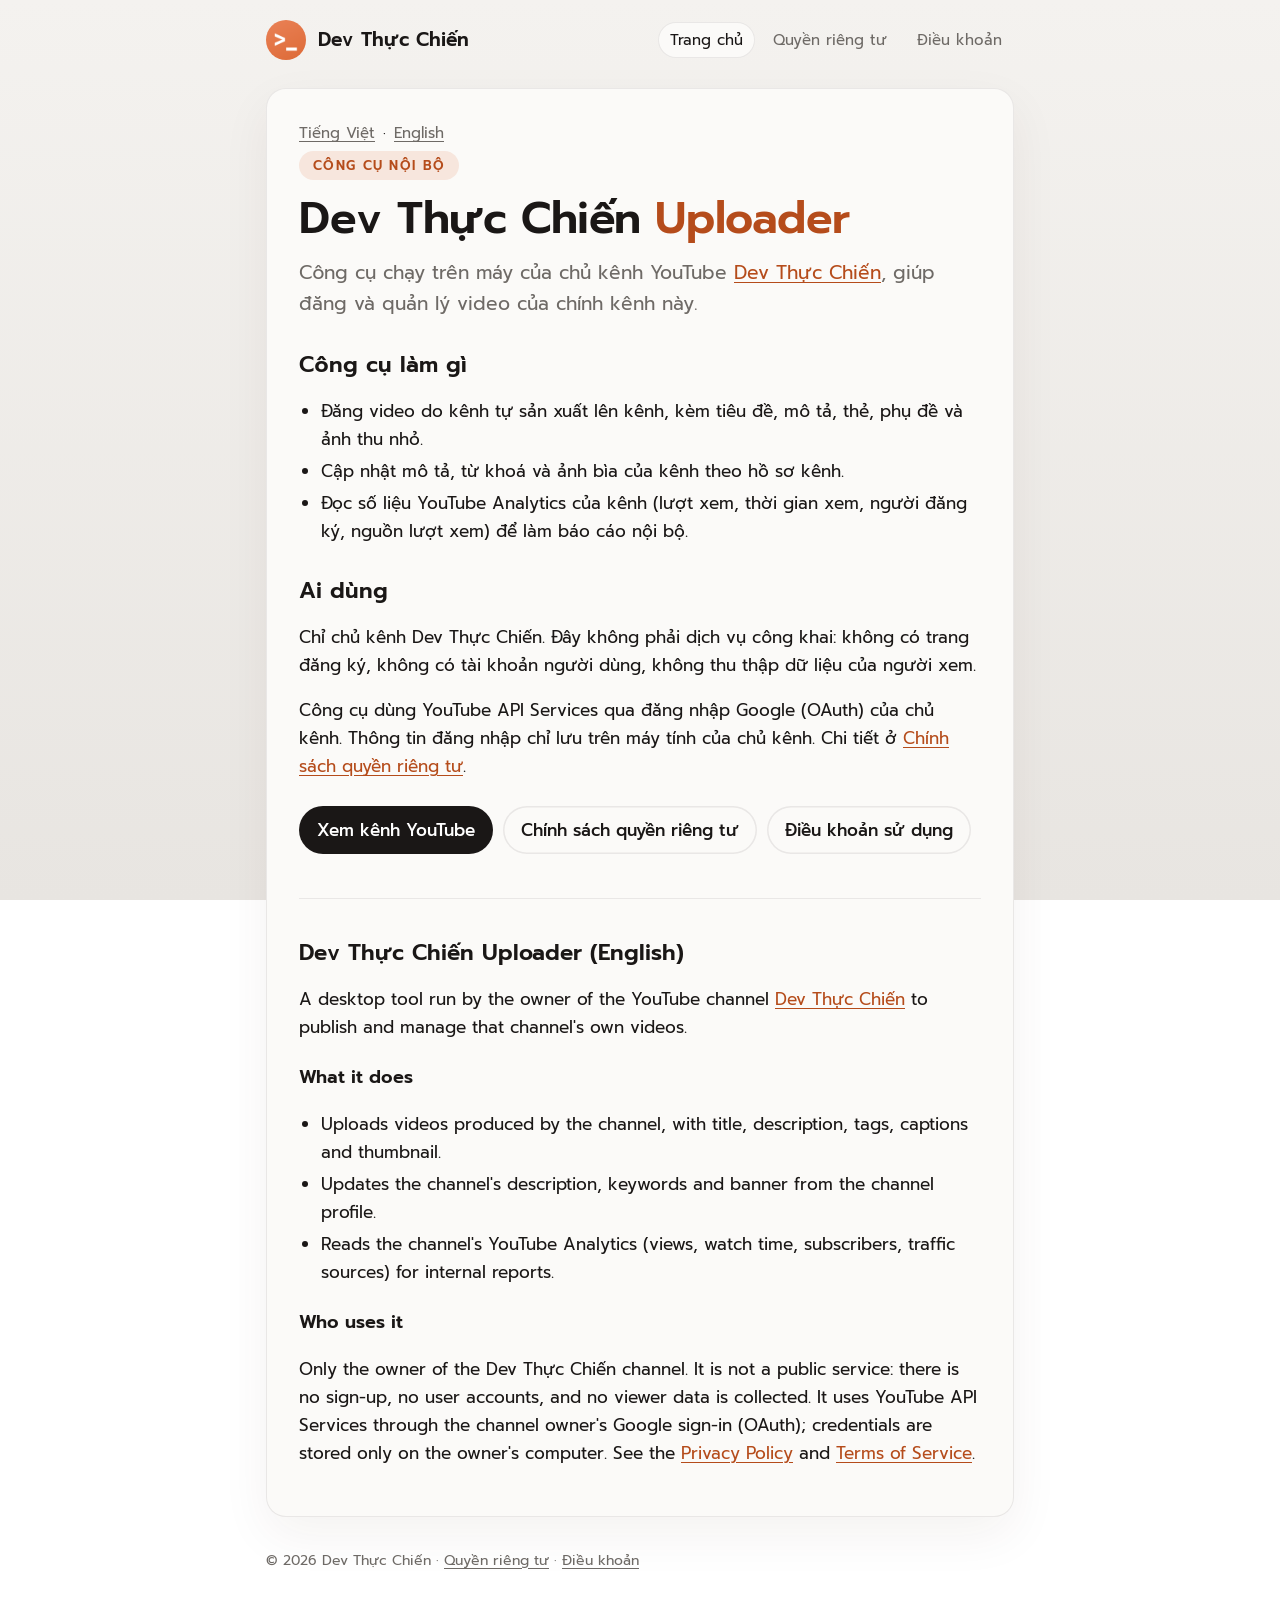
<file: index.html>
<!doctype html>
<html lang="vi">
<head>
<meta charset="utf-8">
<meta name="viewport" content="width=device-width, initial-scale=1">
<title>Dev Thực Chiến Uploader</title>
<meta name="description" content="Công cụ nội bộ của kênh YouTube Dev Thực Chiến: đăng video của kênh, cập nhật thông tin kênh và đọc số liệu YouTube Analytics.">
<link rel="icon" href="avatar.png">
<link rel="preconnect" href="https://fonts.googleapis.com">
<link rel="preconnect" href="https://fonts.gstatic.com" crossorigin>
<link href="https://fonts.googleapis.com/css2?family=JetBrains+Mono:wght@400&family=Prompt:wght@400;500;600&display=swap" rel="stylesheet">
<link rel="stylesheet" href="style.css">
</head>
<body>
<div class="wrap">
  <header class="top">
    <a class="brand" href="./"><img src="avatar.png" alt="">Dev Thực Chiến</a>
    <nav class="nav" aria-label="Trang">
      <a href="./" aria-current="page">Trang chủ</a>
      <a href="privacy.html">Quyền riêng tư</a>
      <a href="terms.html">Điều khoản</a>
    </nav>
  </header>

  <main class="card">
    <div class="lang"><a href="#vi">Tiếng Việt</a> · <a href="#en">English</a></div>

    <section id="vi" lang="vi">
      <span class="pill">Công cụ nội bộ</span>
      <h1>Dev Thực Chiến <span>Uploader</span></h1>
      <p class="lead">Công cụ chạy trên máy của chủ kênh YouTube <a href="https://www.youtube.com/@devthucchien">Dev Thực Chiến</a>, giúp đăng và quản lý video của chính kênh này.</p>

      <h2>Công cụ làm gì</h2>
      <ul>
        <li>Đăng video do kênh tự sản xuất lên kênh, kèm tiêu đề, mô tả, thẻ, phụ đề và ảnh thu nhỏ.</li>
        <li>Cập nhật mô tả, từ khoá và ảnh bìa của kênh theo hồ sơ kênh.</li>
        <li>Đọc số liệu YouTube Analytics của kênh (lượt xem, thời gian xem, người đăng ký, nguồn lượt xem) để làm báo cáo nội bộ.</li>
      </ul>

      <h2>Ai dùng</h2>
      <p>Chỉ chủ kênh Dev Thực Chiến. Đây không phải dịch vụ công khai: không có trang đăng ký, không có tài khoản người dùng, không thu thập dữ liệu của người xem.</p>
      <p>Công cụ dùng YouTube API Services qua đăng nhập Google (OAuth) của chủ kênh. Thông tin đăng nhập chỉ lưu trên máy tính của chủ kênh. Chi tiết ở <a href="privacy.html">Chính sách quyền riêng tư</a>.</p>

      <ul class="links">
        <li><a href="https://www.youtube.com/@devthucchien">Xem kênh YouTube</a></li>
        <li><a class="secondary" href="privacy.html">Chính sách quyền riêng tư</a></li>
        <li><a class="secondary" href="terms.html">Điều khoản sử dụng</a></li>
      </ul>
    </section>

    <section id="en" lang="en" class="section-en">
      <h2>Dev Thực Chiến Uploader (English)</h2>
      <p>A desktop tool run by the owner of the YouTube channel <a href="https://www.youtube.com/@devthucchien">Dev Thực Chiến</a> to publish and manage that channel's own videos.</p>
      <h3>What it does</h3>
      <ul>
        <li>Uploads videos produced by the channel, with title, description, tags, captions and thumbnail.</li>
        <li>Updates the channel's description, keywords and banner from the channel profile.</li>
        <li>Reads the channel's YouTube Analytics (views, watch time, subscribers, traffic sources) for internal reports.</li>
      </ul>
      <h3>Who uses it</h3>
      <p>Only the owner of the Dev Thực Chiến channel. It is not a public service: there is no sign-up, no user accounts, and no viewer data is collected. It uses YouTube API Services through the channel owner's Google sign-in (OAuth); credentials are stored only on the owner's computer. See the <a href="privacy.html#en">Privacy Policy</a> and <a href="terms.html#en">Terms of Service</a>.</p>
    </section>
  </main>

  <footer>© 2026 Dev Thực Chiến · <a href="privacy.html">Quyền riêng tư</a> · <a href="terms.html">Điều khoản</a></footer>
</div>
</body>
</html>
</file>
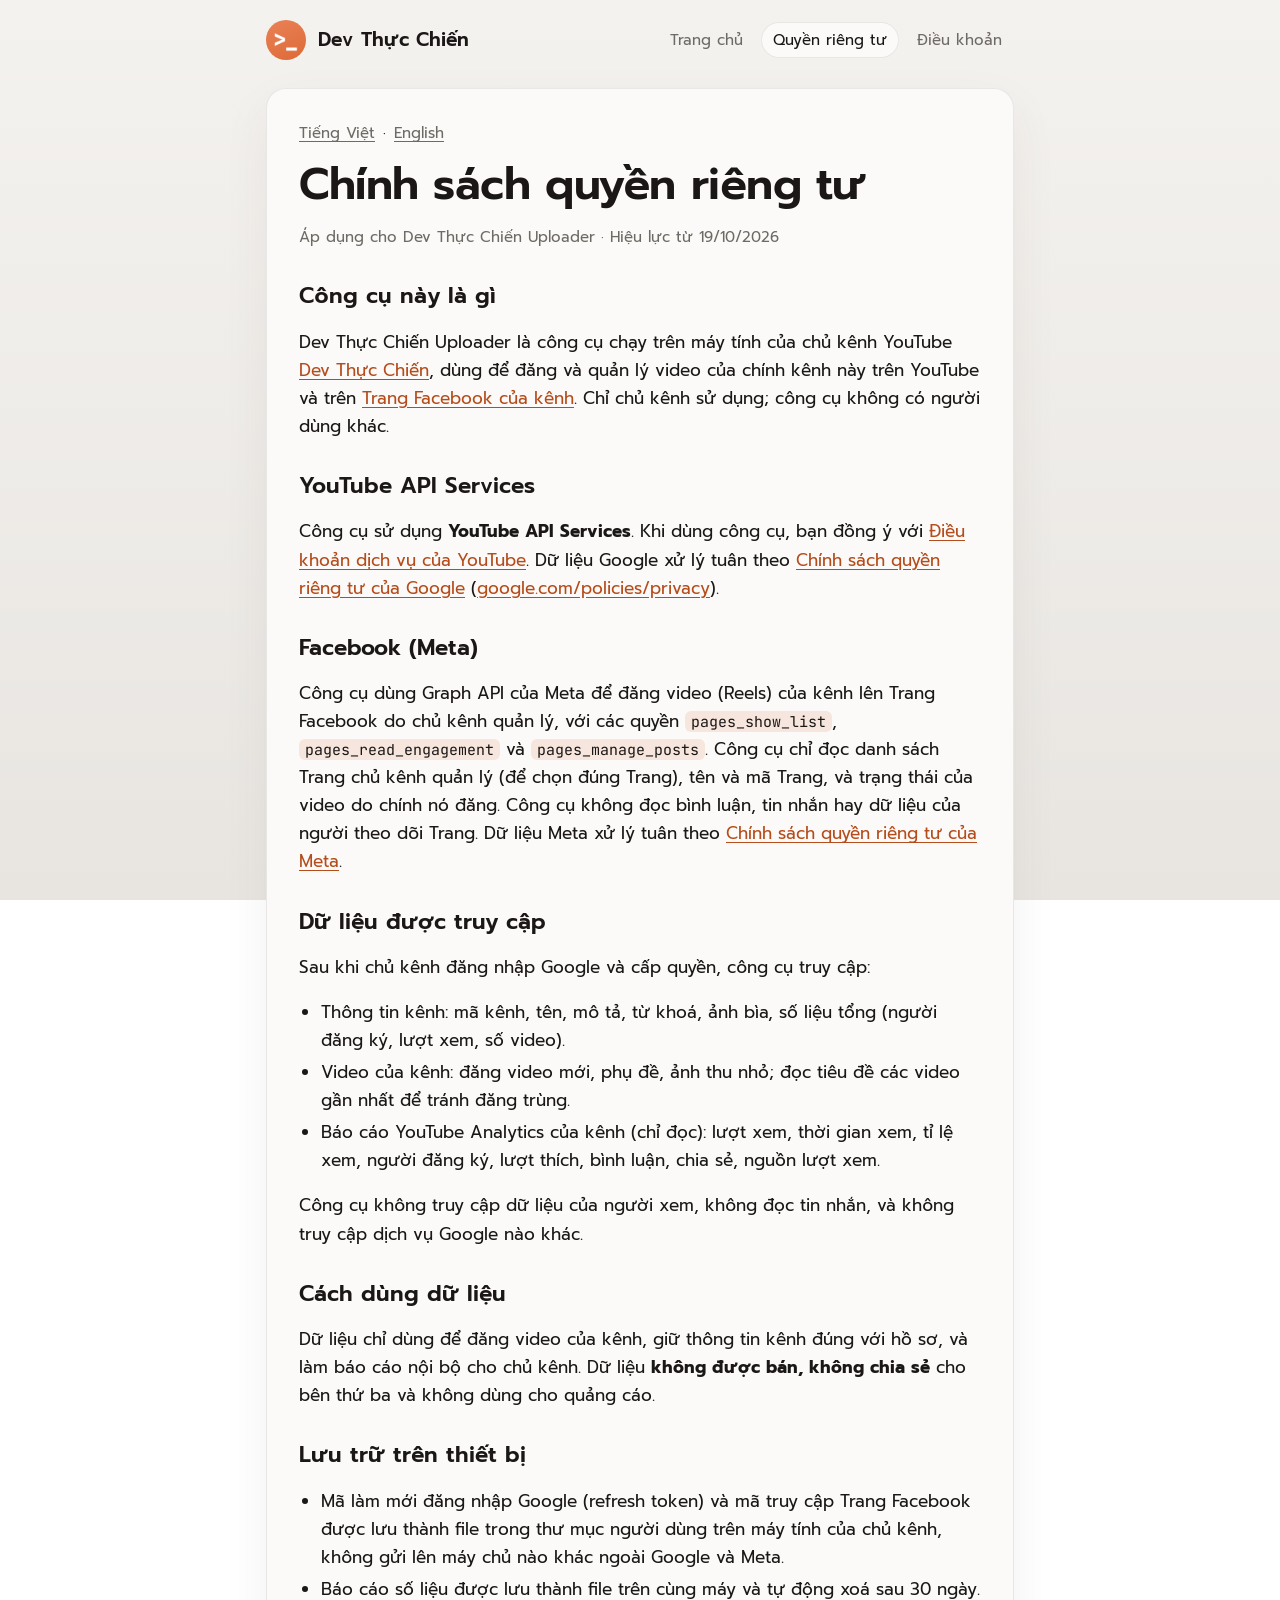
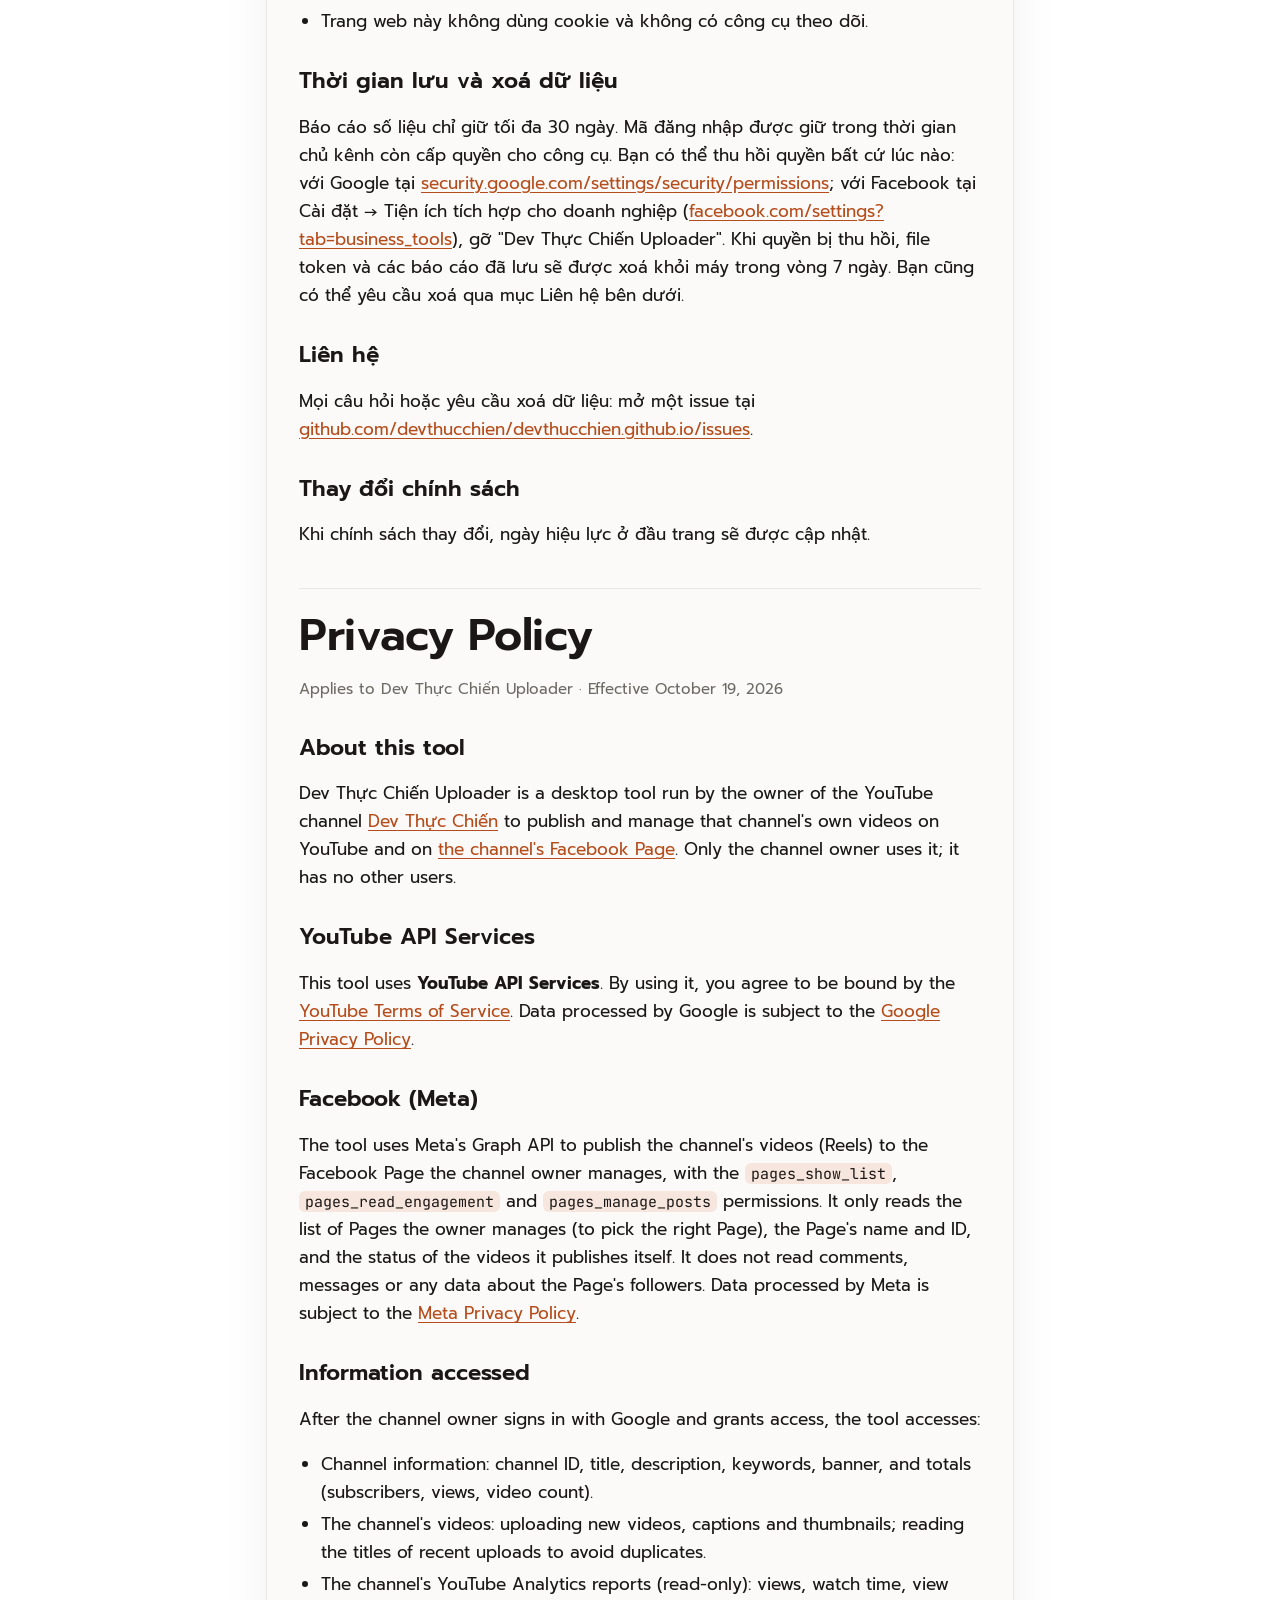
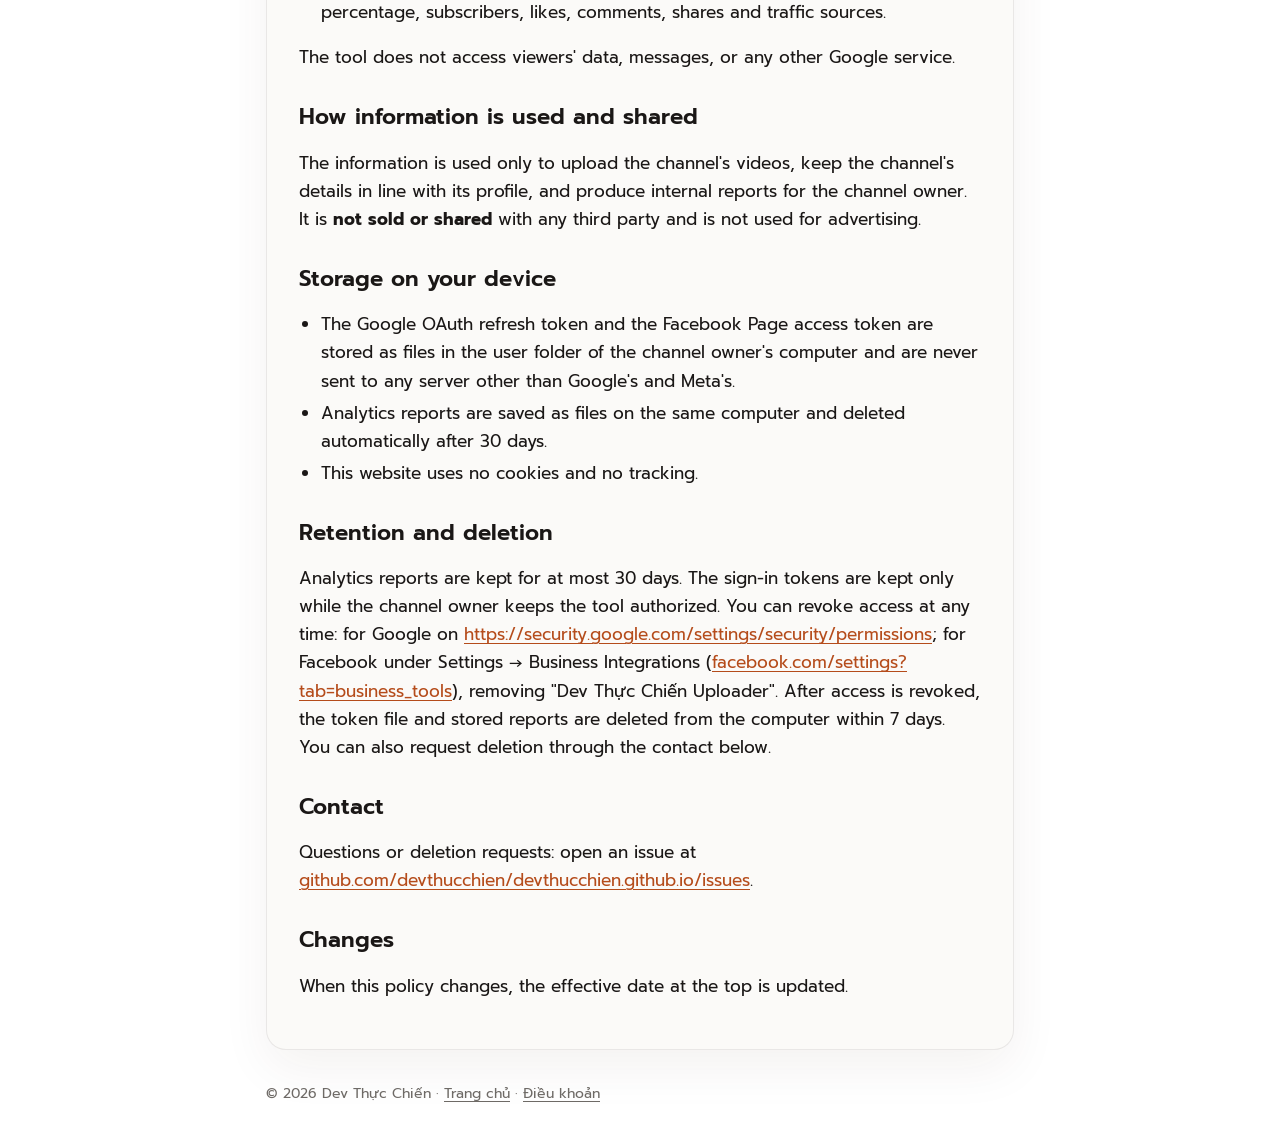
<file: privacy.html>
<!doctype html>
<html lang="vi">
<head>
<meta charset="utf-8">
<meta name="viewport" content="width=device-width, initial-scale=1">
<title>Chính sách quyền riêng tư · Dev Thực Chiến Uploader</title>
<meta name="description" content="Chính sách quyền riêng tư của Dev Thực Chiến Uploader: dữ liệu YouTube và Facebook nào được dùng, lưu ở đâu, cách thu hồi quyền và xoá dữ liệu.">
<link rel="icon" href="avatar.png">
<link rel="preconnect" href="https://fonts.googleapis.com">
<link rel="preconnect" href="https://fonts.gstatic.com" crossorigin>
<link href="https://fonts.googleapis.com/css2?family=JetBrains+Mono:wght@400&family=Prompt:wght@400;500;600&display=swap" rel="stylesheet">
<link rel="stylesheet" href="style.css">
</head>
<body>
<div class="wrap">
  <header class="top">
    <a class="brand" href="./"><img src="avatar.png" alt="">Dev Thực Chiến</a>
    <nav class="nav" aria-label="Trang">
      <a href="./">Trang chủ</a>
      <a href="privacy.html" aria-current="page">Quyền riêng tư</a>
      <a href="terms.html">Điều khoản</a>
    </nav>
  </header>

  <main class="card">
    <div class="lang"><a href="#vi">Tiếng Việt</a> · <a href="#en">English</a></div>

    <section id="vi" lang="vi">
      <h1>Chính sách quyền riêng tư</h1>
      <p class="meta">Áp dụng cho Dev Thực Chiến Uploader · Hiệu lực từ 19/10/2026</p>

      <h2>Công cụ này là gì</h2>
      <p>Dev Thực Chiến Uploader là công cụ chạy trên máy tính của chủ kênh YouTube <a href="https://www.youtube.com/@devthucchien">Dev Thực Chiến</a>, dùng để đăng và quản lý video của chính kênh này trên YouTube và trên <a href="https://www.facebook.com/profile.php?id=61571113600727">Trang Facebook của kênh</a>. Chỉ chủ kênh sử dụng; công cụ không có người dùng khác.</p>

      <h2>YouTube API Services</h2>
      <p>Công cụ sử dụng <strong>YouTube API Services</strong>. Khi dùng công cụ, bạn đồng ý với <a href="https://www.youtube.com/t/terms">Điều khoản dịch vụ của YouTube</a>. Dữ liệu Google xử lý tuân theo <a href="https://policies.google.com/privacy">Chính sách quyền riêng tư của Google</a> (<a href="http://www.google.com/policies/privacy">google.com/policies/privacy</a>).</p>

      <h2>Facebook (Meta)</h2>
      <p>Công cụ dùng Graph API của Meta để đăng video (Reels) của kênh lên Trang Facebook do chủ kênh quản lý, với các quyền <code>pages_show_list</code>, <code>pages_read_engagement</code> và <code>pages_manage_posts</code>. Công cụ chỉ đọc danh sách Trang chủ kênh quản lý (để chọn đúng Trang), tên và mã Trang, và trạng thái của video do chính nó đăng. Công cụ không đọc bình luận, tin nhắn hay dữ liệu của người theo dõi Trang. Dữ liệu Meta xử lý tuân theo <a href="https://www.facebook.com/privacy/policy">Chính sách quyền riêng tư của Meta</a>.</p>

      <h2>Dữ liệu được truy cập</h2>
      <p>Sau khi chủ kênh đăng nhập Google và cấp quyền, công cụ truy cập:</p>
      <ul>
        <li>Thông tin kênh: mã kênh, tên, mô tả, từ khoá, ảnh bìa, số liệu tổng (người đăng ký, lượt xem, số video).</li>
        <li>Video của kênh: đăng video mới, phụ đề, ảnh thu nhỏ; đọc tiêu đề các video gần nhất để tránh đăng trùng.</li>
        <li>Báo cáo YouTube Analytics của kênh (chỉ đọc): lượt xem, thời gian xem, tỉ lệ xem, người đăng ký, lượt thích, bình luận, chia sẻ, nguồn lượt xem.</li>
      </ul>
      <p>Công cụ không truy cập dữ liệu của người xem, không đọc tin nhắn, và không truy cập dịch vụ Google nào khác.</p>

      <h2>Cách dùng dữ liệu</h2>
      <p>Dữ liệu chỉ dùng để đăng video của kênh, giữ thông tin kênh đúng với hồ sơ, và làm báo cáo nội bộ cho chủ kênh. Dữ liệu <strong>không được bán, không chia sẻ</strong> cho bên thứ ba và không dùng cho quảng cáo.</p>

      <h2>Lưu trữ trên thiết bị</h2>
      <ul>
        <li>Mã làm mới đăng nhập Google (refresh token) và mã truy cập Trang Facebook được lưu thành file trong thư mục người dùng trên máy tính của chủ kênh, không gửi lên máy chủ nào khác ngoài Google và Meta.</li>
        <li>Báo cáo số liệu được lưu thành file trên cùng máy và tự động xoá sau 30 ngày.</li>
        <li>Trang web này không dùng cookie và không có công cụ theo dõi.</li>
      </ul>

      <h2 id="xoa-du-lieu">Thời gian lưu và xoá dữ liệu</h2>
      <p>Báo cáo số liệu chỉ giữ tối đa 30 ngày. Mã đăng nhập được giữ trong thời gian chủ kênh còn cấp quyền cho công cụ. Bạn có thể thu hồi quyền bất cứ lúc nào: với Google tại <a href="https://security.google.com/settings/security/permissions">security.google.com/settings/security/permissions</a>; với Facebook tại Cài đặt → Tiện ích tích hợp cho doanh nghiệp (<a href="https://www.facebook.com/settings?tab=business_tools">facebook.com/settings?tab=business_tools</a>), gỡ "Dev Thực Chiến Uploader". Khi quyền bị thu hồi, file token và các báo cáo đã lưu sẽ được xoá khỏi máy trong vòng 7 ngày. Bạn cũng có thể yêu cầu xoá qua mục Liên hệ bên dưới.</p>

      <h2>Liên hệ</h2>
      <p>Mọi câu hỏi hoặc yêu cầu xoá dữ liệu: mở một issue tại <a href="https://github.com/devthucchien/devthucchien.github.io/issues">github.com/devthucchien/devthucchien.github.io/issues</a>.</p>

      <h2>Thay đổi chính sách</h2>
      <p>Khi chính sách thay đổi, ngày hiệu lực ở đầu trang sẽ được cập nhật.</p>
    </section>

    <section id="en" lang="en" class="section-en">
      <h1>Privacy Policy</h1>
      <p class="meta">Applies to Dev Thực Chiến Uploader · Effective October 19, 2026</p>

      <h2>About this tool</h2>
      <p>Dev Thực Chiến Uploader is a desktop tool run by the owner of the YouTube channel <a href="https://www.youtube.com/@devthucchien">Dev Thực Chiến</a> to publish and manage that channel's own videos on YouTube and on <a href="https://www.facebook.com/profile.php?id=61571113600727">the channel's Facebook Page</a>. Only the channel owner uses it; it has no other users.</p>

      <h2>YouTube API Services</h2>
      <p>This tool uses <strong>YouTube API Services</strong>. By using it, you agree to be bound by the <a href="https://www.youtube.com/t/terms">YouTube Terms of Service</a>. Data processed by Google is subject to the <a href="http://www.google.com/policies/privacy">Google Privacy Policy</a>.</p>

      <h2>Facebook (Meta)</h2>
      <p>The tool uses Meta's Graph API to publish the channel's videos (Reels) to the Facebook Page the channel owner manages, with the <code>pages_show_list</code>, <code>pages_read_engagement</code> and <code>pages_manage_posts</code> permissions. It only reads the list of Pages the owner manages (to pick the right Page), the Page's name and ID, and the status of the videos it publishes itself. It does not read comments, messages or any data about the Page's followers. Data processed by Meta is subject to the <a href="https://www.facebook.com/privacy/policy">Meta Privacy Policy</a>.</p>

      <h2>Information accessed</h2>
      <p>After the channel owner signs in with Google and grants access, the tool accesses:</p>
      <ul>
        <li>Channel information: channel ID, title, description, keywords, banner, and totals (subscribers, views, video count).</li>
        <li>The channel's videos: uploading new videos, captions and thumbnails; reading the titles of recent uploads to avoid duplicates.</li>
        <li>The channel's YouTube Analytics reports (read-only): views, watch time, view percentage, subscribers, likes, comments, shares and traffic sources.</li>
      </ul>
      <p>The tool does not access viewers' data, messages, or any other Google service.</p>

      <h2>How information is used and shared</h2>
      <p>The information is used only to upload the channel's videos, keep the channel's details in line with its profile, and produce internal reports for the channel owner. It is <strong>not sold or shared</strong> with any third party and is not used for advertising.</p>

      <h2>Storage on your device</h2>
      <ul>
        <li>The Google OAuth refresh token and the Facebook Page access token are stored as files in the user folder of the channel owner's computer and are never sent to any server other than Google's and Meta's.</li>
        <li>Analytics reports are saved as files on the same computer and deleted automatically after 30 days.</li>
        <li>This website uses no cookies and no tracking.</li>
      </ul>

      <h2 id="data-deletion">Retention and deletion</h2>
      <p>Analytics reports are kept for at most 30 days. The sign-in tokens are kept only while the channel owner keeps the tool authorized. You can revoke access at any time: for Google on <a href="https://security.google.com/settings/security/permissions">https://security.google.com/settings/security/permissions</a>; for Facebook under Settings → Business Integrations (<a href="https://www.facebook.com/settings?tab=business_tools">facebook.com/settings?tab=business_tools</a>), removing "Dev Thực Chiến Uploader". After access is revoked, the token file and stored reports are deleted from the computer within 7 days. You can also request deletion through the contact below.</p>

      <h2>Contact</h2>
      <p>Questions or deletion requests: open an issue at <a href="https://github.com/devthucchien/devthucchien.github.io/issues">github.com/devthucchien/devthucchien.github.io/issues</a>.</p>

      <h2>Changes</h2>
      <p>When this policy changes, the effective date at the top is updated.</p>
    </section>
  </main>

  <footer>© 2026 Dev Thực Chiến · <a href="./">Trang chủ</a> · <a href="terms.html">Điều khoản</a></footer>
</div>
</body>
</html>
</file>
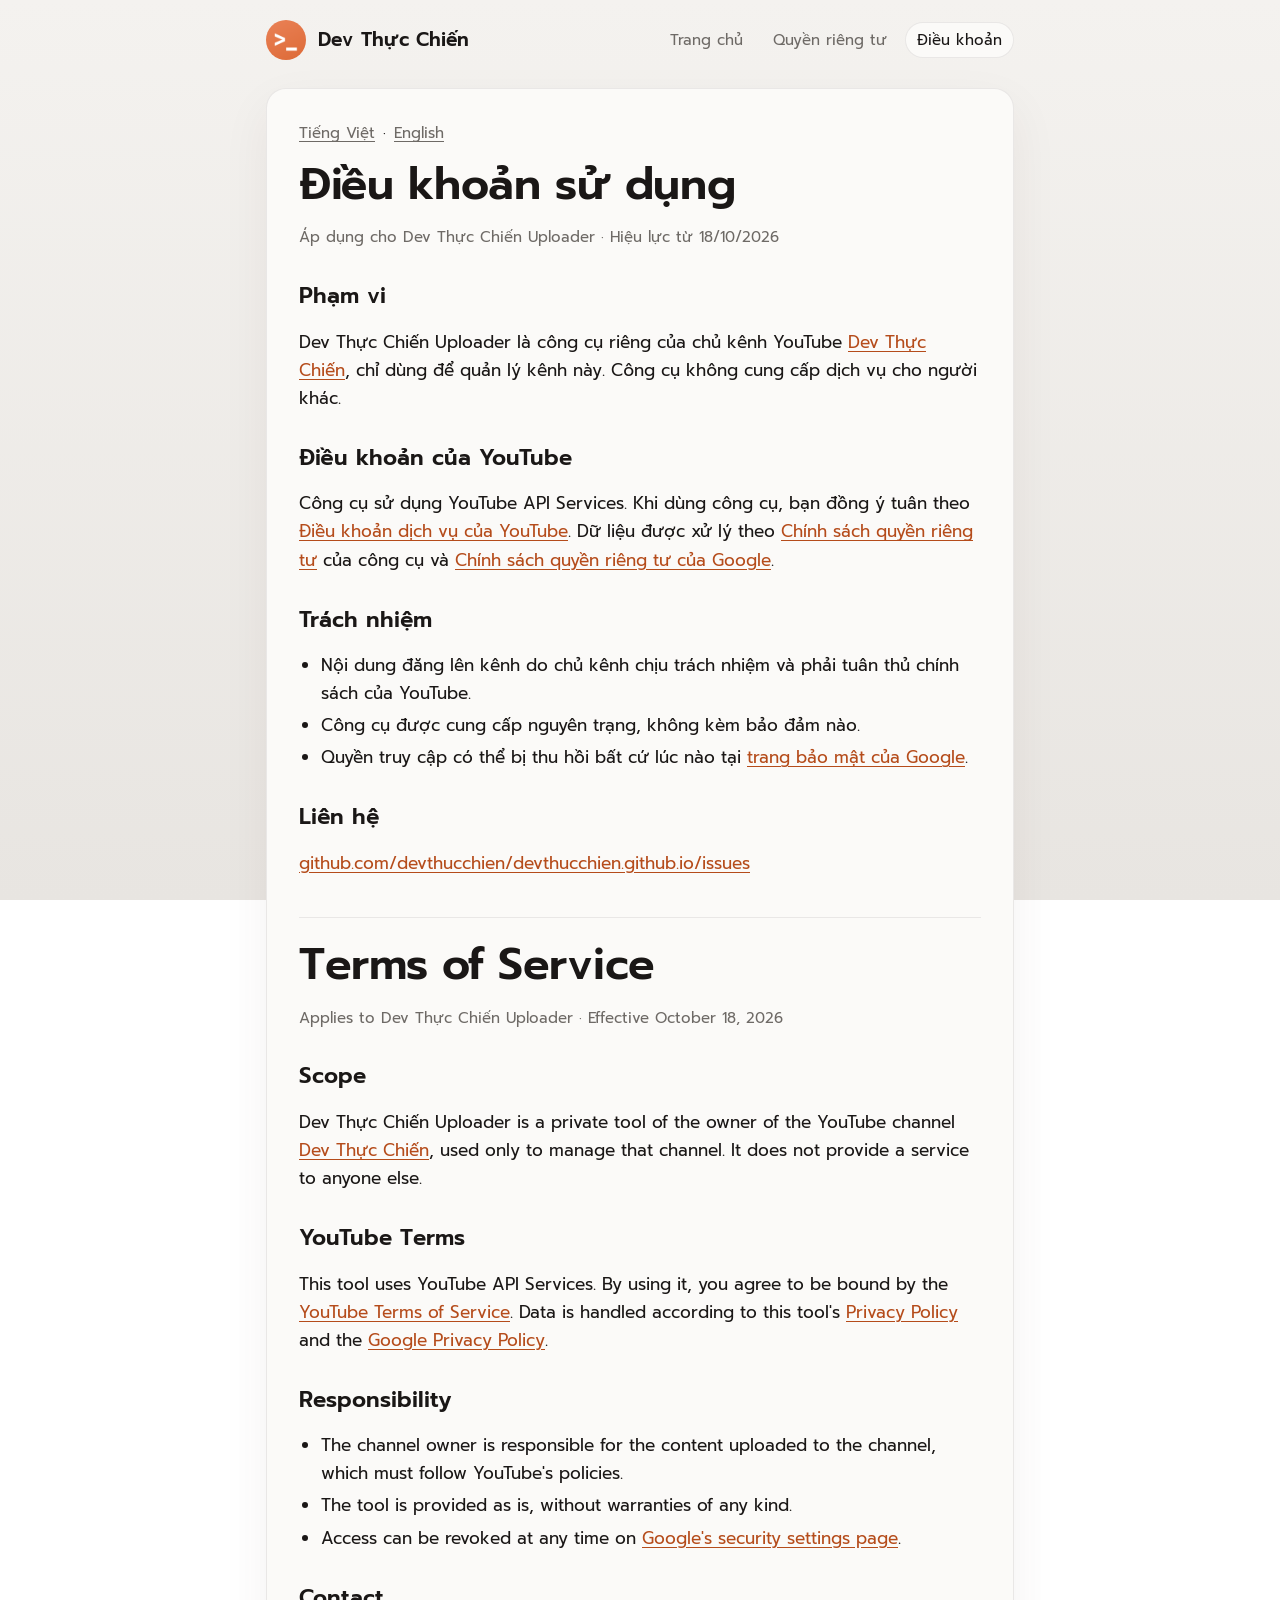
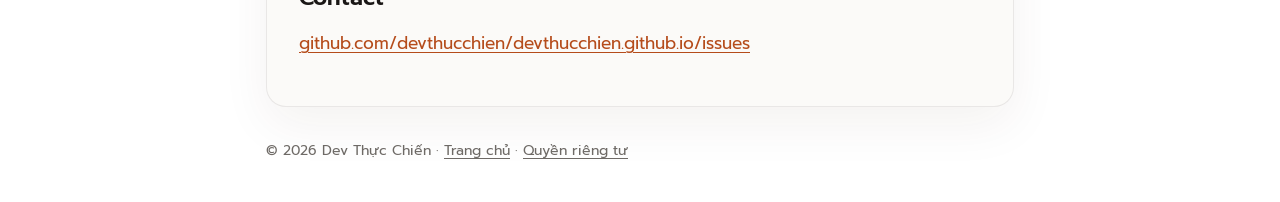
<file: terms.html>
<!doctype html>
<html lang="vi">
<head>
<meta charset="utf-8">
<meta name="viewport" content="width=device-width, initial-scale=1">
<title>Điều khoản sử dụng · Dev Thực Chiến Uploader</title>
<meta name="description" content="Điều khoản sử dụng Dev Thực Chiến Uploader.">
<link rel="icon" href="avatar.png">
<link rel="preconnect" href="https://fonts.googleapis.com">
<link rel="preconnect" href="https://fonts.gstatic.com" crossorigin>
<link href="https://fonts.googleapis.com/css2?family=JetBrains+Mono:wght@400&family=Prompt:wght@400;500;600&display=swap" rel="stylesheet">
<link rel="stylesheet" href="style.css">
</head>
<body>
<div class="wrap">
  <header class="top">
    <a class="brand" href="./"><img src="avatar.png" alt="">Dev Thực Chiến</a>
    <nav class="nav" aria-label="Trang">
      <a href="./">Trang chủ</a>
      <a href="privacy.html">Quyền riêng tư</a>
      <a href="terms.html" aria-current="page">Điều khoản</a>
    </nav>
  </header>

  <main class="card">
    <div class="lang"><a href="#vi">Tiếng Việt</a> · <a href="#en">English</a></div>

    <section id="vi" lang="vi">
      <h1>Điều khoản sử dụng</h1>
      <p class="meta">Áp dụng cho Dev Thực Chiến Uploader · Hiệu lực từ 18/10/2026</p>

      <h2>Phạm vi</h2>
      <p>Dev Thực Chiến Uploader là công cụ riêng của chủ kênh YouTube <a href="https://www.youtube.com/@devthucchien">Dev Thực Chiến</a>, chỉ dùng để quản lý kênh này. Công cụ không cung cấp dịch vụ cho người khác.</p>

      <h2>Điều khoản của YouTube</h2>
      <p>Công cụ sử dụng YouTube API Services. Khi dùng công cụ, bạn đồng ý tuân theo <a href="https://www.youtube.com/t/terms">Điều khoản dịch vụ của YouTube</a>. Dữ liệu được xử lý theo <a href="privacy.html">Chính sách quyền riêng tư</a> của công cụ và <a href="http://www.google.com/policies/privacy">Chính sách quyền riêng tư của Google</a>.</p>

      <h2>Trách nhiệm</h2>
      <ul>
        <li>Nội dung đăng lên kênh do chủ kênh chịu trách nhiệm và phải tuân thủ chính sách của YouTube.</li>
        <li>Công cụ được cung cấp nguyên trạng, không kèm bảo đảm nào.</li>
        <li>Quyền truy cập có thể bị thu hồi bất cứ lúc nào tại <a href="https://security.google.com/settings/security/permissions">trang bảo mật của Google</a>.</li>
      </ul>

      <h2>Liên hệ</h2>
      <p><a href="https://github.com/devthucchien/devthucchien.github.io/issues">github.com/devthucchien/devthucchien.github.io/issues</a></p>
    </section>

    <section id="en" lang="en" class="section-en">
      <h1>Terms of Service</h1>
      <p class="meta">Applies to Dev Thực Chiến Uploader · Effective October 18, 2026</p>

      <h2>Scope</h2>
      <p>Dev Thực Chiến Uploader is a private tool of the owner of the YouTube channel <a href="https://www.youtube.com/@devthucchien">Dev Thực Chiến</a>, used only to manage that channel. It does not provide a service to anyone else.</p>

      <h2>YouTube Terms</h2>
      <p>This tool uses YouTube API Services. By using it, you agree to be bound by the <a href="https://www.youtube.com/t/terms">YouTube Terms of Service</a>. Data is handled according to this tool's <a href="privacy.html#en">Privacy Policy</a> and the <a href="http://www.google.com/policies/privacy">Google Privacy Policy</a>.</p>

      <h2>Responsibility</h2>
      <ul>
        <li>The channel owner is responsible for the content uploaded to the channel, which must follow YouTube's policies.</li>
        <li>The tool is provided as is, without warranties of any kind.</li>
        <li>Access can be revoked at any time on <a href="https://security.google.com/settings/security/permissions">Google's security settings page</a>.</li>
      </ul>

      <h2>Contact</h2>
      <p><a href="https://github.com/devthucchien/devthucchien.github.io/issues">github.com/devthucchien/devthucchien.github.io/issues</a></p>
    </section>
  </main>

  <footer>© 2026 Dev Thực Chiến · <a href="./">Trang chủ</a> · <a href="privacy.html">Quyền riêng tư</a></footer>
</div>
</body>
</html>
</file>
<file: style.css>
:root {
  --bg-top: #F4F2EF;
  --bg-bottom: #E8E5E1;
  --surface: #FBFAF8;
  --border: rgba(26, 23, 22, 0.08);
  --ink: #1A1716;
  --muted: #6E6A66;
  --accent: #B54C1B;
  --accent-soft: #F7E6DD;
  --radius: 20px;
}

* { box-sizing: border-box; }

html { -webkit-text-size-adjust: 100%; }

body {
  margin: 0;
  min-height: 100vh;
  background: linear-gradient(180deg, var(--bg-top), var(--bg-bottom)) fixed;
  color: var(--ink);
  font: 17px/1.65 'Prompt', system-ui, sans-serif;
}

a { color: var(--accent); text-underline-offset: 3px; }
a:hover { text-decoration-thickness: 2px; }
/* Long URLs and permission names wrap instead of widening the page on phones. */
main a, main code { overflow-wrap: anywhere; }

.wrap { max-width: 780px; margin: 0 auto; padding: 0 16px; }

.top {
  display: flex; align-items: center; justify-content: space-between; gap: 16px; flex-wrap: wrap;
  padding: 20px 0;
}
.brand { display: flex; align-items: center; gap: 12px; color: var(--ink); text-decoration: none; font-weight: 600; font-size: 19px; }
.brand img { width: 40px; height: 40px; border-radius: 50%; }
.nav { display: flex; gap: 6px; flex-wrap: wrap; }
.nav a {
  color: var(--muted); text-decoration: none; font-size: 15px;
  padding: 6px 12px; border-radius: 999px;
}
.nav a:hover { color: var(--ink); background: var(--surface); }
.nav a[aria-current="page"] { color: var(--ink); background: var(--surface); box-shadow: inset 0 0 0 1px var(--border); }

.card {
  background: var(--surface); border: 1px solid var(--border); border-radius: var(--radius);
  box-shadow: 0 18px 50px rgba(60, 40, 20, 0.06);
  padding: 32px; margin: 8px 0 24px;
}

.pill {
  display: inline-block; font-weight: 600; font-size: 13px; letter-spacing: 0.1em; text-transform: uppercase;
  color: var(--accent); background: var(--accent-soft); border-radius: 999px; padding: 4px 14px;
}

h1 { font-size: clamp(30px, 6vw, 44px); line-height: 1.15; margin: 14px 0 12px; letter-spacing: -0.01em; font-weight: 600; }
h1 span { color: var(--accent); }
h2 { font-size: 22px; line-height: 1.3; margin: 32px 0 8px; font-weight: 600; }
h3 { font-size: 18px; margin: 22px 0 6px; font-weight: 600; }
p, li { color: var(--ink); }
.lead { font-size: 19px; color: var(--muted); margin: 0 0 8px; }
.meta { color: var(--muted); font-size: 15px; }
ul { padding-left: 22px; }
li { margin: 4px 0; }
code { font-family: 'JetBrains Mono', ui-monospace, monospace; font-size: 0.88em; background: var(--accent-soft); padding: 1px 6px; border-radius: 6px; }

.lang { display: flex; gap: 8px; margin: 0 0 4px; font-size: 15px; }
.lang a { color: var(--muted); }

.section-en { border-top: 1px solid var(--border); margin-top: 40px; padding-top: 8px; }

.links { display: flex; flex-wrap: wrap; gap: 10px; margin: 22px 0 0; padding: 0; list-style: none; }
.links a {
  display: inline-block; text-decoration: none; font-weight: 500;
  padding: 10px 18px; border-radius: 999px; background: var(--ink); color: #fff;
}
.links a.secondary { background: transparent; color: var(--ink); box-shadow: inset 0 0 0 1.5px var(--border); }

footer { color: var(--muted); font-size: 14px; padding: 8px 0 40px; }
footer a { color: var(--muted); }

@media (max-width: 560px) {
  body { font-size: 16px; }
  .card { padding: 22px 18px; }
}
</file>
